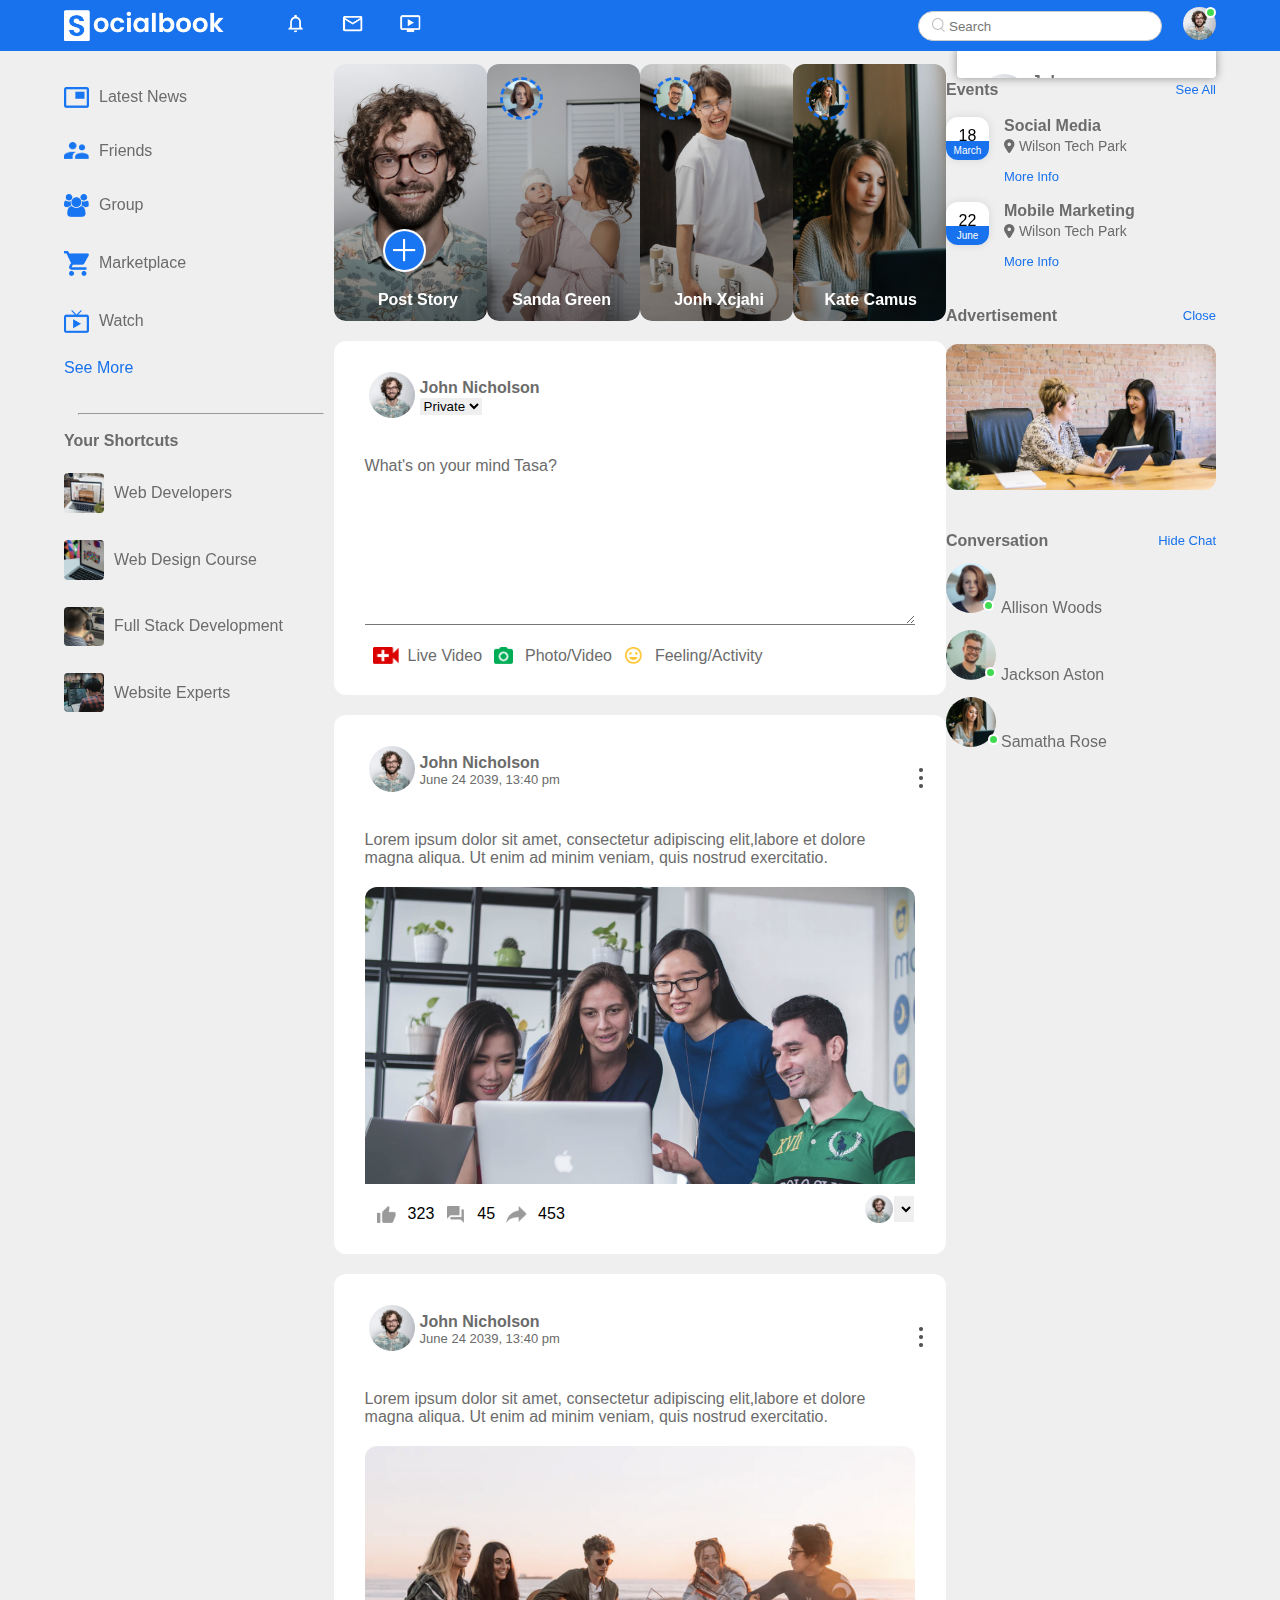
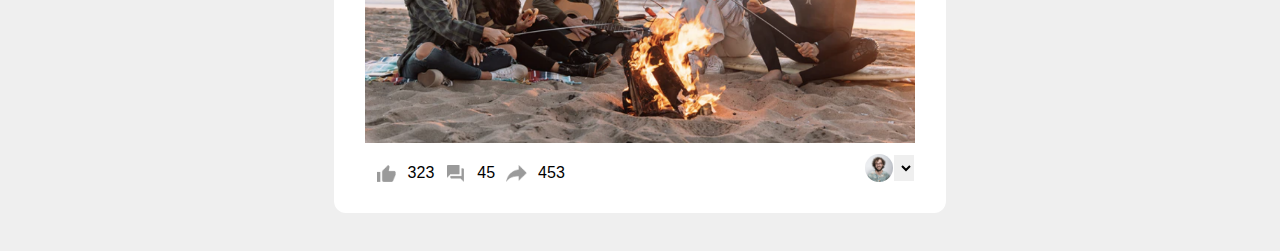
<file: index.html>
<!DOCTYPE html>
    <html lang="en">
    <head>
        <meta charset="UTF-8">
        <meta name="viewport" content="width=device-width, initial-scale=1.0">
        <title>Welcome to my site</title>
        <link rel="stylesheet" href="style.css">
        <link rel="stylesheet" href="https://cdnjs.cloudflare.com/ajax/libs/font-awesome/6.7.2/css/all.min.css"/>
    </head>
    <body>
        <nav>
            <div class ="menu_left">
                <img src="images/logo.png" class ="logo">
                <ul>
                    <li><img src="images/notification.png"></li>
                    <li><img src="images/inbox.png"></li>
                    <li><img src="images/video.png"></li>
                </ul>
            </div>
            <div class ="menu_right">
            <div class = "search_top">
                <img src="images/search.png">
                <input type = "search" placeholder="Search">
            
            </div>
            <div class ="user_top online" onclick= "side_Menu_btn()">
                <img src ="images/profile-pic.png">
            </div>
            </div>     
            </div>
        </nav>
        <div class = "main">
            <div class = "main_left">
                <div class="top">
                <a href="" class="side_link"><img src="images/news.png">Latest News</a>
                <a href="" class="side_link"><img src="images/friends.png"> Friends</a>
                <a href="" class="side_link"><img src="images/group.png"> Group</a>
                <a href="" class="side_link"><img src="images/marketplace.png"> Marketplace</a>
                <a href="" class="side_link"><img src="images/watch.png"> Watch</a>
                <a href="" class="see_more">see more</a><br><br>
                <hr>
            </div>
            <h7>Your Shortcuts</h7>
            <div class="down">
                <a href=""class="down_link"> <img src="images/shortcut-1.png">Web Developers</a>
                <a href=""class="down_link"> <img src="images/shortcut-2.png">Web Design Course</a>
                <a href=""class="down_link"> <img src="images/shortcut-3.png">Full Stack Development</a>
                <a href=""class="down_link"> <img src="images/shortcut-4.png">Website Experts</a>
            </div>
            </div>
  
         <div class ="center">
          <div class="status_update">
            <div class="status_one">
          <img src="images/upload.png">
          <p>Post Story</p>
          </div>
         <div class="status_two">
            <img src="images/member-1.png">
            <p>Sanda Green</p>
          </div>
          <div class="status_three">
            <img src="images/member-2.png">
            <p>Jonh Xcjahi</p>
          </div>
          <div class="status_four">
            <img src="images/member-3.png">
            <p>Kate Camus</p>
          </div>
         
    
          </div>


          <div class="your_comment down">
            <div class="comment_image">
                <div class="comment_pic">
                <img src="images/profile-pic.png">
            </div>
                <div class="comment_name">
                    <h7>John Nicholson</h7><br>
                    <select> 
                        <option value="">Private </option>
                        <option value="">Solo</option>
                    </select>
                </div>
            </div>

                    <div class="comment_text">
                        <p class="text">What's on your mind Tasa?</p>

                        <textarea name="" id=""></textarea>
                        
                    </div>

                    <div class="comment_icons text">
                        <img src="images/live-video.png" alt="">
                        <p>Live Video</p>
                        <img src="images/photo.png" alt="">
                        <p>Photo/Video</p>
                        <img src="images/feeling.png" alt="">
                        <p>Feeling/Activity</p>
                </div>
        </div>



        <div class="your_comment down">
            <div class="comment_image">
                <div class="comment_pic">
                <img src="images/profile-pic.png">
            </div>
                <div class="comment_name">
                    <h7>John Nicholson</h7><br>
                    <p>June 24 2039, 13:40 pm</p>
                </div>
                <div class="comment_right_dot">
                    <img src="/images/more.png">
                </div>
            </div>

                    <div class="comment_text">
                        <p class="text">Lorem ipsum dolor sit amet, consectetur adipiscing elit,labore et dolore magna aliqua. Ut enim ad minim veniam, quis nostrud exercitatio.</p>
                
                    
                    </div>
                    <div class="comment_img">
                        <img src="images/feed-image-1.png">
                    </div>

                    <div class="comment_both">

                    <div class="comment_icons">
                        <img src="images/like.png" alt="">
                        <p>323</p>
                        <img src="images/comments.png" alt="">
                        <p>45</p>
                        <img src="images/share.png" alt="">
                        <p>453</p>
                </div>
                <div class="comment_small_pic">
                    <img src="images/profile-pic.png">
                    <select> 
                        <option value=""> </option>
                        
                    </select>


                </div>



                </div>
        </div>


        <div class="your_comment down">
          <div class="comment_image">
              <div class="comment_pic">
              <img src="images/profile-pic.png">
          </div>
              <div class="comment_name">
                  <h7>John Nicholson</h7><br>
                  <p>June 24 2039, 13:40 pm</p>
              </div>
              <div class="comment_right_dot">
                  <img src="/images/more.png">
              </div>
          </div>

                  <div class="comment_text">
                      <p class="text">Lorem ipsum dolor sit amet, consectetur adipiscing elit,labore et dolore magna aliqua. Ut enim ad minim veniam, quis nostrud exercitatio.</p>
              
                  
                  </div>
                  <div class="comment_img">
                      <img src="images/feed-image-2.png">
                  </div>

                  <div class="comment_both">

                  <div class="comment_icons">
                      <img src="images/like.png" alt="">
                      <p>323</p>
                      <img src="images/comments.png" alt="">
                      <p>45</p>
                      <img src="images/share.png" alt="">
                      <p>453</p>
              </div>
              <div class="comment_small_pic">
                  <img src="images/profile-pic.png">
                  <select> 
                      <option value=""> </option>                
                  </select>
              </div>

              </div>
      </div>

     </div>

            <div class = "main_right">
                <div class ="top">
                <div class="top_right">
                    <h7>Events</h7>
                    <a href="" class="see_more font" >see all</a>
                </div>
                <div class ="social">
                    <div class="social_left">
                        <p>18</p>
                        <span>March</span>
                    </div>
                    <div class="social_right">
                        <h7>Social Media</h7>
                        <p class="location"><i class="fa-solid fa-location-dot"></i> Wilson Tech Park </p>
                        <p class="see_more font">More Info </p>
                    </div>         
                </div>

                <div class ="social">
                    <div class="social_left">
                        <p>22</p>
                        <span>June</span>
                    </div>
                    <div class="social_right">
                        <h7>Mobile Marketing</h7>
                        <p class="location"><i class="fa-solid fa-location-dot"></i> Wilson Tech Park </p>
                        <p class="see_more font">More Info </p>
                    </div>         
                </div>

                <div class ="top">
                    <div class="top_right move">
                        <h7>Advertisement</h7>
                        <a href="" class="see_more font" >close</a>
                    </div>
                    <div class="ads_banner">
                        <img src="images/advertisement.png">
                    </div>
            </div>

            <div class="conversation_tab">
            <div class ="top">
                <div class="top_right move">
                    <h7>Conversation</h7>
                    <a href="" class="see_more font" >hide chat</a>
                </div>          
            </div>
            <div class="online_chat">
                <a href="" class="online_1 onli"><img src="images/member-1.png">Allison Woods</a>
                <a href="" class="online_1 onli"><img src="images/member-2.png">Jackson Aston</a>
                <a href="" class="online_1 onli"><img src="images/member-3.png">Samatha Rose</a>
            </div>

         </div>

            <!----------------------------------------SIDE MENU-------------------------------------> 

   <div class="side_menu">
    <div class="side_menu_inner">
        <div class="comment_pic">
          <img src="images/profile-pic.png">
        </div>
        <div class="comment_name">
          <h7>John Nicholson</h7><br>
      <a href="profile.html"  ><p style="color: #1872ed;">See your profile</p></a>  
        </div>
        <div class="side_menu_toggle">
          <label class="toggle">
            <input type="checkbox">
            <span class="slider"></span>
          </label>
        </div>
      </div>
      <hr>
      <div class="feedback">
        <div class="comment_pic">
          <img src="images/feedback.png">
        </div>
        <div class="comment_name">
          <h7>Give Feedback</h7><br>
          <p style="color: #1872ed;">Help you to improve the new disign</p>
        </div>
      </div>
      <hr style="color: red;">
      <div class="side_menu_inner">
        <div class="comment_pic">
          <img src="images/setting.png">
        </div>
        <p class="online_1">
          Setting & Privacy</p>
        <img src="images/arrow.png" class="arrow">
      </div>
      <div class="side_menu_inner">
        <div class="comment_pic">
          <img src="images/help.png">
        </div>
        <p class="online_1">Help & Support</p>
        <img src="images/arrow.png" class="arrow">
      </div>
      <div class="side_menu_inner">
        <div class="comment_pic">
          <img src="images/display.png">
        </div>
        <p class="online_1">Display & Accessibility</p>
        <img src="images/arrow.png" class="arrow">
      </div>
      <div class="side_menu_inner">
        <div class="comment_pic">
          <img src="images/logout.png">
        </div>
        <p class="online_1">Logout</p>
        <img src="images/arrow.png" class="arrow">
      </div>

   </div>


    </div>
</div>
</div>   
            </div>
            </div>
        </div>
        <script src="index.js"></script>
    </body>
    </html>
</file>
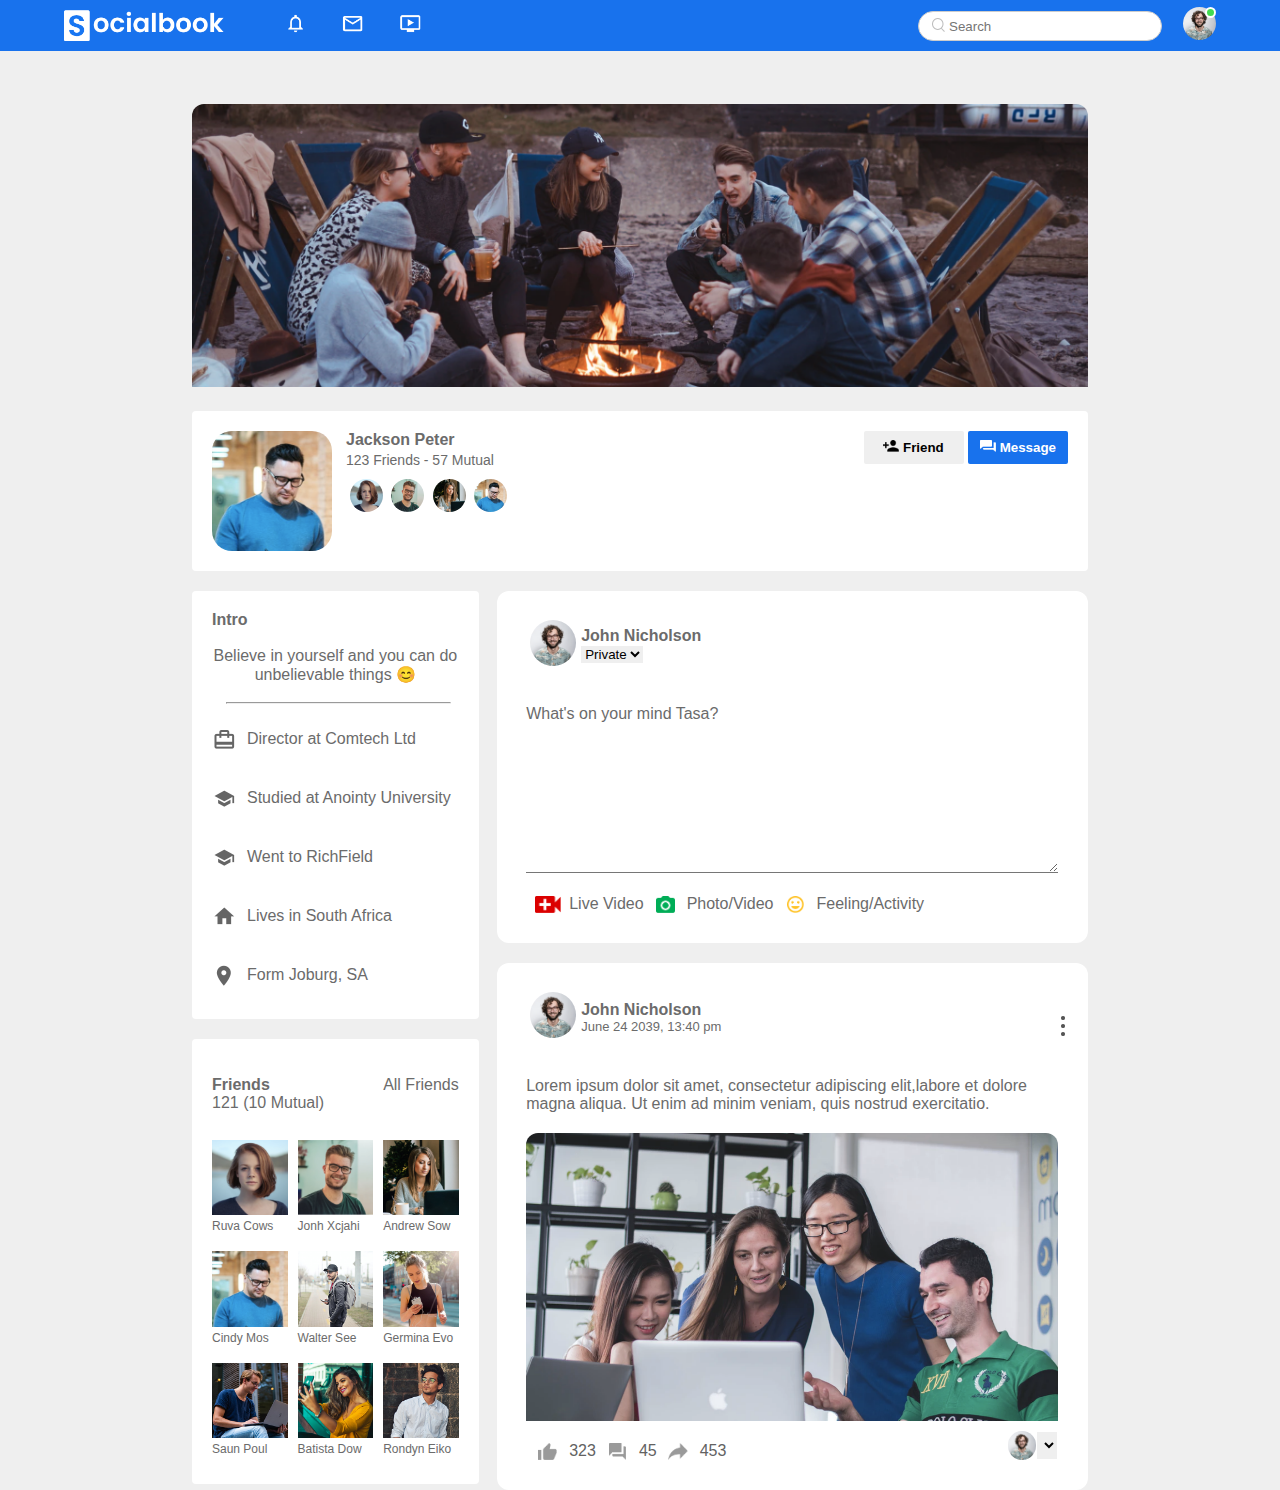
<file: profile.html>
<!DOCTYPE html>
<html lang="en">
<head>
    <meta charset="UTF-8">
    <meta name="viewport" content="width=device-width, initial-scale=1.0">
    <title>Profile</title>
    <link rel="stylesheet" href="style.css">
    <link rel="stylesheet" href="https://cdnjs.cloudflare.com/ajax/libs/font-awesome/6.7.2/css/all.min.css"/>
</head>
<body>
<nav>
        <div class ="menu_left">
            <img src="images/logo.png" class ="logo">
            <ul>
                <li><img src="images/notification.png"></li>
                <li><img src="images/inbox.png"></li>
                <li><img src="images/video.png"></li>
            </ul>
        </div>
        <div class ="menu_right">
        <div class = "search_top">
            <img src="images/search.png" >
            <input type = "search" placeholder="Search">
        
        </div>
        <div class ="user_top online" onclick= "side_Menu_btn()">
            <img src ="images/profile-pic.png">
        </div>
        </div>     
        </div>
    </nav>

 <div class="profile_profile">
    <img src="images/cover.png" class="cover_img">
     <div class="all_back">
        <div class="first_back">
            <img src="images/member-4.png" class="profile_left">
          <div class="first_back_one">
            <h7>Jackson Peter</h7>
            <p class="location">123 Friends - 57 Mutual</p>  
         <div class="profile_images user_top">
            <img src="images/member-1.png">
            <img src="images/member-2.png">
            <img src="images/member-3.png">
            <img src="images/member-4.png">
         </div>
           </div>

         <div class="second_back">
            <button class="friend_btn"> <img src="images/add-friends.png">  Friend</button>
            <button class="friend_msg"> <img src="images/message.png">  Message</button>
            <div class="more_btn">
                <a href="">   <img src="images/moree.png"  class="more_btn"></a> 
            </div> 
          </div>     
     </div>
     </div>

    <div class="side_two">
        <div class="side_left_left">
            <div class="side_left_leftt">

            <div class=" comment_name">
                <h7>Intro</h7><br>
            </div>
                <div class="text">
                    <p class="textt">Believe in yourself and you can do unbelievable things 😊</p>
                </div>
                <br>

                <hr>


                <div class = "main_lef">
                    <div class="top">
                    <a href="" class="side_link"><img src="images/profile-job.png">  Director at Comtech Ltd</a>
                    <a href="" class="side_link"><img src="images/profile-study.png"> Studied at Anointy University</a>
                    <a href="" class="side_link"><img src="images/profile-study.png"> Went to RichField</a>
                    <a href="" class="side_link"><img src="images/profile-home.png"> Lives in South Africa</a>
                    <a href="" class="side_link"><img src="images/profile-location.png"> Form Joburg, SA</a>
                            </div>
                </div>
            </div>

            <div class="side_left_lefttt">
                <div class = "main_lefii">
                 <div class="top">
                    <h7>Friends</a></h7>
                    <p class="friends">121 (10 Mutual)</p> 
                    </div>
                    <div class="all_friend">
                   <p class="friends">All Friends</p>
                </div>
            </div>
                <div class="gallery friends">
              <div> <img src="images/member-1.png"> <p> Ruva Cows</p></div>
                <div>  <img src="images/member-2.png"><p> Jonh Xcjahi</p></div>
                <div>  <img src="images/member-3.png"><p>Andrew Sow</p></div>
                   <div> <img src="images/member-4.png"><p>Cindy Mos</p></div>
                       <div> <img src="images/member-5.png"><p>Walter See</p></div>
                           <div> <img src="images/member-6.png"><p>Germina Evo</p></div>
                               <div> <img src="images/member-7.png"><p>Saun Poul</p></div>
                                   <div> <img src="images/member-8.png"><p>Batista Dow</p></div>
                                       <div> <img src="images/member-9.png"><p>Rondyn Eiko</p></div>
                </div>                     
            </div>        
        </div>

        <div class="side_right_rightt">

            <div class="your_comment">
                <div class="comment_image">
                    <div class="comment_pic">
                    <img src="images/profile-pic.png">
                </div>
                    <div class="comment_name">
                        <h7>John Nicholson</h7><br>
                        <select> 
                            <option value="">Private </option>
                            <option value="">Solo</option>
                        </select>
                    </div>
                </div>
    
                        <div class="comment_text">
                            <p class="text">What's on your mind Tasa?</p>
    
                            <textarea name="" id=""></textarea>
                            
                        </div>
    
                        <div class="comment_icons text">
                            <img src="images/live-video.png" alt="">
                            <p>Live Video</p>
                            <img src="images/photo.png" alt="">
                            <p>Photo/Video</p>
                            <img src="images/feeling.png" alt="">
                            <p>Feeling/Activity</p>
                    </div>
            </div>       

        <div class="your_comment down">
            <div class="comment_image">
                <div class="comment_pic">
                <img src="images/profile-pic.png">
            </div>
                <div class="comment_name">
                    <h7>John Nicholson</h7><br>
                    <p>June 24 2039, 13:40 pm</p>
                </div>
                <div class="comment_right_dot">
                    <img src="/images/more.png">
                </div>
            </div>

                    <div class="comment_text">
                        <p class="text">Lorem ipsum dolor sit amet, consectetur adipiscing elit,labore et dolore magna aliqua. Ut enim ad minim veniam, quis nostrud exercitatio.</p>      
                    </div>
                    <div class="comment_img">
                        <img src="images/feed-image-1.png">
                    </div>
                    <div class="comment_both">
                    <div class="comment_icons">
                        <img src="images/like.png" alt="">
                        <p>323</p>
                        <img src="images/comments.png" alt="">
                        <p>45</p>
                        <img src="images/share.png" alt="">
                        <p>453</p>
                </div>
                <div class="comment_small_pic">
                    <img src="images/profile-pic.png">
                    <select> 
                        <option value=""> </option>
                        
                    </select>
                </div>
                </div>
        </div>
    </div>
        











    



















</div>




       

    
</body>
</html>
</file>
<file: style.css>
* {
  padding: 0;
  margin: 0;
  font-family: Arial, "Helvetica Neue", Helvetica, sans-serif;
  box-sizing: border-box;
}

body {
  background-color: #efefef;
}

/*============== MENU_BAR===============*/

nav {
  background-color: #1872ed;
  display: flex;
  align-items: center;
  justify-content: space-between;
  padding: 5px 5%;
  position: sticky;
  top: 0;
  z-index: 100;
}

.logo {
  width: 160px;
  margin-right: 45px;
}

.menu_left,
.menu_right {
  display: flex;
  align-items: center;
}

.menu_right {
  gap: 17px;
}

.more_btn {
  display: none;
}

.profile_images {
  margin-top: 11px;
}
.menu_left ul li {
  list-style: none;
  display: inline;
}
.menu_left ul li img {
  width: 23px;
  margin: 0 15px;
  cursor: pointer;
}
.search_top input {
  padding-left: 30px !important;
  outline: none;
  border-radius: 20px;
  height: 30px;
  padding: 12px 35px 10px 10px;
  border: 1px solid #ccc;
  position: relative;
}
.search_top img {
  position: absolute;
  top: 18px;
  padding-left: 1px;
  right: 335px;
  z-index: 1;
  width: 14px;
}
.user_top img {
  border-radius: 50%;
  width: 33px;
  margin-left: 4px;
  cursor: pointer;
}
.online {
  position: relative;
}
.online::after {
  content: "";
  width: 7px;
  height: 7px;
  border: 2px solid #fff;
  border-radius: 50%;
  background: #41db51;
  position: absolute;
  top: 0;
  right: 0;
}

/*============== MAIN_BAR===============*/

.main {
  display: flex;
  align-items: flex-start;
  justify-content: space-between;
  padding: 13px 5%;
  min-height: 200vh;
}

/*============== LEFTSIDE_BAR===============*/

.main_left {
  display: flex;
  flex-direction: column;
  position: sticky;
  top: 60px;
  flex-basis: 25%;
  align-self: flex-start;
}

.side_link {
  display: inline-flex;
  align-items: center;
  text-decoration: none;
  padding-bottom: 11px;
  padding-top: 23px;
  color: #6b6b6b;
}

.side_link:hover {
  color: #1872ed;
}

.side_link img {
  margin-right: 10px;
  width: 25px;
}

.see_more {
  text-decoration: none;
  margin-top: 15px;
  color: #1872ed;
  text-transform: capitalize;
}

.see_more:hover {
  color: #6b6b6b;
}
.top {
  display: flex;
  flex-direction: column;
}

.down a {
  text-decoration: none;
  display: inline-flex;
  align-items: center;
  color: #6b6b6b;
  padding-top: 23px;
}

.down_link:hover {
  color: #1872ed !important;
}

.online_1:hover {
  color: #1872ed !important;
}

.down_link img {
  margin-right: 10px;
  width: 40px;
  border-radius: 10%;
}

/*============== H7_STYLE ===============*/

h7 {
  color: #6b6b6b;
  margin-top: 17px;
  font-weight: bold;
}

/*============== RIGHTSIDE_BAR ===============*/

.main_right {
  position: relative;
  display: flex;
  flex-direction: column;
  position: sticky;
  top: 60px;
  flex-basis: 25%;
  align-self: flex-start;
}

.top_right {
  display: flex;
  align-items: center;
  justify-content: space-between;
}

.font {
  font-size: 13px;
}
.social {
  display: flex;
  padding-top: 18px;
}
.social_left {
  width: 43px;
  height: 43px;
  text-align: center;
  background-color: #fff;
  border-radius: 12px;
  box-shadow: 0px 0px 10px rgba(0, 0, 0, 0.1);
  padding: 10px;
  position: relative;
  overflow: hidden;
}
.social_left span {
  position: absolute;
  bottom: 0;
  left: 0;
  width: 100%;
  background-color: #1872ed;
  color: #fff;
  font-size: 10px;
  padding: 4px 0;
}
.location {
  color: #6b6b6b;
  font-size: 14px;
  margin-top: 3px;
}
.social_right {
  margin-left: 15px;
}
.move {
  margin-top: 21px;
}

.ads_banner img {
  max-width: 100%;
  margin-top: 19px;
  border-radius: 12px;
}

.online_chat {
  display: flex;
  flex-direction: column;
  align-items: flex-start;
}
.online_1 {
  text-decoration: none;
  color: #6b6b6b;
}

.online_1 img {
  border-radius: 50%;
  width: 50px;
  height: 50px;
  margin-right: 5px;
  margin-top: 13px;
}

/*============== ONLINE_STATUS ICON ===============*/

.onli {
  position: relative;
}

.onli:after {
  content: "";
  width: 7px;
  height: 7px;
  border: 2px solid #fff;
  border-radius: 50%;
  background: #41db51;
  position: absolute;
  top: 50px;
  right: 108px;
}

/*============== CENTER SECTION ===============*/

.center {
  height: 100vh;
  flex-basis: 47%;
}

.status_update {
  display: flex;
  justify-content: space-between;
}

.status_one,
.status_two,
.status_three,
.status_four {
  background-image: linear-gradient(transparent, rgba(0, 0, 0, 0.5)),
    url("images/status-1.png");
  background-repeat: no-repeat;
  background-size: cover;
  width: 153px;
  height: 257px;
  border-radius: 12px;
  position: relative;
  overflow: hidden;
}

.status_two {
  background-image: linear-gradient(transparent, rgba(0, 0, 0, 0.5)),
    url("images/status-2.png");
}

.status_three {
  background-image: linear-gradient(transparent, rgba(0, 0, 0, 0.5)),
    url("images/status-3.png");
}

.status_four {
  background-image: linear-gradient(transparent, rgba(0, 0, 0, 0.5)),
    url("images/status-4.png");
}
.status_one img {
  position: absolute;
  bottom: 49px;
  right: 40%;
  width: 28%;
  cursor: pointer;
}

.status_one p,
.status_two p,
.status_three p,
.status_four p {
  position: absolute;
  bottom: 12px;
  right: 19%;
  color: white;
  font-weight: bold;
}

.status_two img,
.status_three img,
.status_four img {
  border-radius: 50%;
  width: 28%;
  object-fit: contain;
  border: dashed;
  color: #1872ed;
  position: absolute;
  left: 13px;
  top: 13px;
  cursor: pointer;
}

/*============== Fonts ===============*/

.text {
  color: #6b6b6b;
  font-size: 16px;
}

.hr {
  color: red;
}

/*============== COMMNET SECTION ===============*/

.comment_pic img {
  border-radius: 50%;
  width: 46px;
  margin-left: 4px;
  cursor: pointer;
  margin-right: 5px;
}

.comment_name select {
  outline: none;
  border: none;
  background-color: #efefef;
}

.comment_name p {
  font-size: 13px;
  color: #6b6b6b;
}

.comment_image {
  display: flex;
  align-items: center;
}

.comment_icons {
  display: flex;
  align-items: center;
  margin-top: 23px;
}

.comment_icons img {
  width: 43px;
  height: 17px;
  object-fit: contain;
}

.comment_text {
  margin-top: 35px;
}

.your_comment {
  background-color: #fff;
  padding: 5% 5%;
  border-radius: 12px;
  position: relative;
}

.your_comment.down {
  margin-top: 20px;
}

.comment_right_dot img {
  width: 4px;
  height: 20px;
  position: absolute;
  right: 23px;
  cursor: pointer;
  top: 53px;
}

.line {
  margin-top: 101px;
}

.comment_img {
  padding-top: 20px;
}

.comment_img img {
  padding-bottom: 17px;
  max-width: 100%;
  border-radius: 12px;
}
.comment_small_pic img {
  border-radius: 50%;
  max-width: 20%;
  cursor: pointer;
}

.comment_small_pic select {
  outline: none;
  border-color: #fff;
}
.comment_both {
  display: flex;
  align-items: center;
  justify-content: space-between;
  margin-top: -23px;
}

.comment_small_pic {
  display: flex;
  justify-content: end;
  margin-top: 12px;
}

.comment_text textarea {
  outline: none;
  margin-top: 17px;
  width: 100%;
  height: 133px;
  border-left: none;
  border-top: none;
  border-right: none;
}

/*============== SIDE_MENU ===============*/

.side_menu {
  box-shadow: 0 0 10px rgb(0, 0, 0, 0.4);
  position: absolute;
  top: -16px;
  right: 0px;
  background-color: #fff;
  padding: 15px 10px;
  width: 96%;
  border-radius: 4px;
  overflow: hidden;
  display: flex;
  flex-direction: column;
  max-height: 0;
  transition: max-height 0.3s;
}

.side_menu_height {
  max-height: 450px;
}

.side_menu_inner,
.feedback,
.side_menu_last {
  display: flex;
  justify-content: flex-start;
  align-items: center;
  margin: 10px;
}

.comment_name {
  flex-grow: 1;
}

.online_1 {
  margin-right: auto;
}

.arrow {
  width: 11px;
  height: 18px;
  cursor: pointer;
}

hr {
  background-color: black;
  margin-left: 14px;
  width: 91%;
}

.toggle {
  position: relative;
  display: inline-block;
  width: 50px;
  height: 25px;
}

.toggle input {
  opacity: 0;
  width: 0;
  height: 0;
}

.slider {
  position: absolute;
  cursor: pointer;
  top: 0;
  left: 0;
  right: 0;
  bottom: 0;
  background-color: #ccc;
  transition: 0.4s;
  border-radius: 25px;
}

.slider:before {
  position: absolute;
  content: "";
  height: 18px;
  width: 18px;
  left: 4px;
  bottom: 3px;
  background-color: white;
  transition: 0.4s;
  border-radius: 50%;
}

input:checked + .slider {
  background-color: #2196f3;
}

input:checked + .slider:before {
  transform: translateX(24px);
}

.profile_profile {
  padding: 0px 15%;
  color: #626262;
}
.cover_img {
  width: 100%;
  height: auto;
  border-radius: 12px;
  margin-top: 53px;
  padding-bottom: 20px;
}

.friend_msg {
  border: #fff;
  background-color: #1872ed;
  border-radius: 2px;
  color: #fff;
  font-weight: 600;
  display: inline;
  align-items: center;
  min-width: 100px;
  max-width: 311px;
  min-height: 33px;
  cursor: pointer;
}

.friend_btn {
  border: #fff;
  background-color: #efefef;
  border-radius: 2px;
  color: black;
  font-weight: 600;
  display: inline;
  align-items: center;
  min-width: 100px;
  max-width: 311px;
  min-height: 33px;
  cursor: pointer;
}

.friend_msg img,
.friend_btn img {
  width: 16px;
  height: 12px;
}

.first_back_one {
  flex-grow: 1;
  margin-left: 14px;
}

.first_back {
  display: flex;
}

.profile_left {
  border-radius: 20px;
}

.all_back {
  padding: 20px;
  border-radius: 4px;
  align-items: flex-start;
  background-color: #fff;
  justify-content: space-between;
}

.side_two {
  margin-top: 20px;
  display: flex;
  align-items: flex-start;
}

.text {
  margin-top: 18px;
}

.textt {
  margin-top: 18px;
  text-align: center;
}

hr {
  background-color: black;
  margin-left: 14px;
  width: 91%;
}

/*============== CENTER ===============*/

.side_right_rightt {
  flex-basis: 66%;
  border-radius: 4px;
  margin-left: 2%;
  display: flex;
  flex-direction: column;
}

/*============== LEFTSIDE_MENU_UP===============*/

.side_left_left {
  flex-basis: 32%;
  display: flex;
  flex-direction: column;
}

.side_left_leftt {
  background-color: #fff;
  border-radius: 4px;
  padding: 20px;
}

/*============== LEFTSIDE_MENU_DOWN===============*/

.side_left_lefttt {
  margin-top: 20px;
  display: flex;
  flex-direction: column;
  background-color: #fff;
  border-radius: 4px;
  padding: 20px;
  padding-bottom: 42px;
}

.main_lefii {
  background-color: #fff;
  border-radius: 4px;
  display: flex;
  align-items: center;
  justify-content: space-between;
}

.gallery {
  display: grid;
  grid-template-columns: repeat(3, auto);
  grid-gap: 10px;
  margin-top: 6px;
}

.gallery img {
  width: 100%;
  cursor: pointer;
  position: relative;
  margin-top: 22px;
}

.gallery p {
  position: absolute;
  font-size: 12px;
}

.friends {
  color: #6b6b6b;
  font-size: 16px;
}

/*============== MOBILE RES ===============*/

@media (max-width: 900px) {
  .main_left {
    display: none;
  }

  .main_right {
    display: none;
  }

  .nav {
    flex-wrap: wrap;
  }

  .logo {
    width: 110px;
    margin-left: 20px;
  }

  .search_top {
    display: none;
  }

  .menu_left ul li img {
    width: 20px;
    margin: 4px 6px;
    cursor: pointer;
  }

  .comment_icons {
    flex-wrap: wrap;
  }

  .main {
    display: block;
  }

  .status_one,
  .status_two,
  .status_three,
  .status_four {
    height: 140px;
  }

  .status_one p,
  .status_two p,
  .status_three p,
  .status_four p {
    font-size: 9px;
    padding-left: 9px;
  }

  .status_update {
    gap: 6px;
  }

  .comment_icons.text p {
    font-size: 11px;
  }

  .comment_icons img {
    width: 32px;
    height: 10px;
  }

  .comment_icons p {
    font-size: 11px;
  }

  .comment_right_dot img {
    width: 3px;
    height: 17px;
    position: absolute;
    right: 23px;
    cursor: pointer;
    top: 29px;
  }
}

/*==============  for profile page ===============*/

@media (max-width: 900px) {
  .profile_profile {
    padding: 20px 5%;
  }

  .cover_img {
    margin-top: 0px;
  }

  .first_back {
    display: ruby;
  }
  .all_back {
    display: flex;
  }

  .profile_left {
    width: 79px;
  }
  .profile_left {
    border-radius: 7px;
  }

  .side_right_rightt {
    flex-basis: 100%;

    margin-left: 0%;
  }
  .more_btn {
    display: none;
  }

  .second_back {
    padding: 10px 0px;
  }

  .side_two {
    margin-top: 20px;
    display: flex;
    flex-direction: column;
  }
}
</file>
